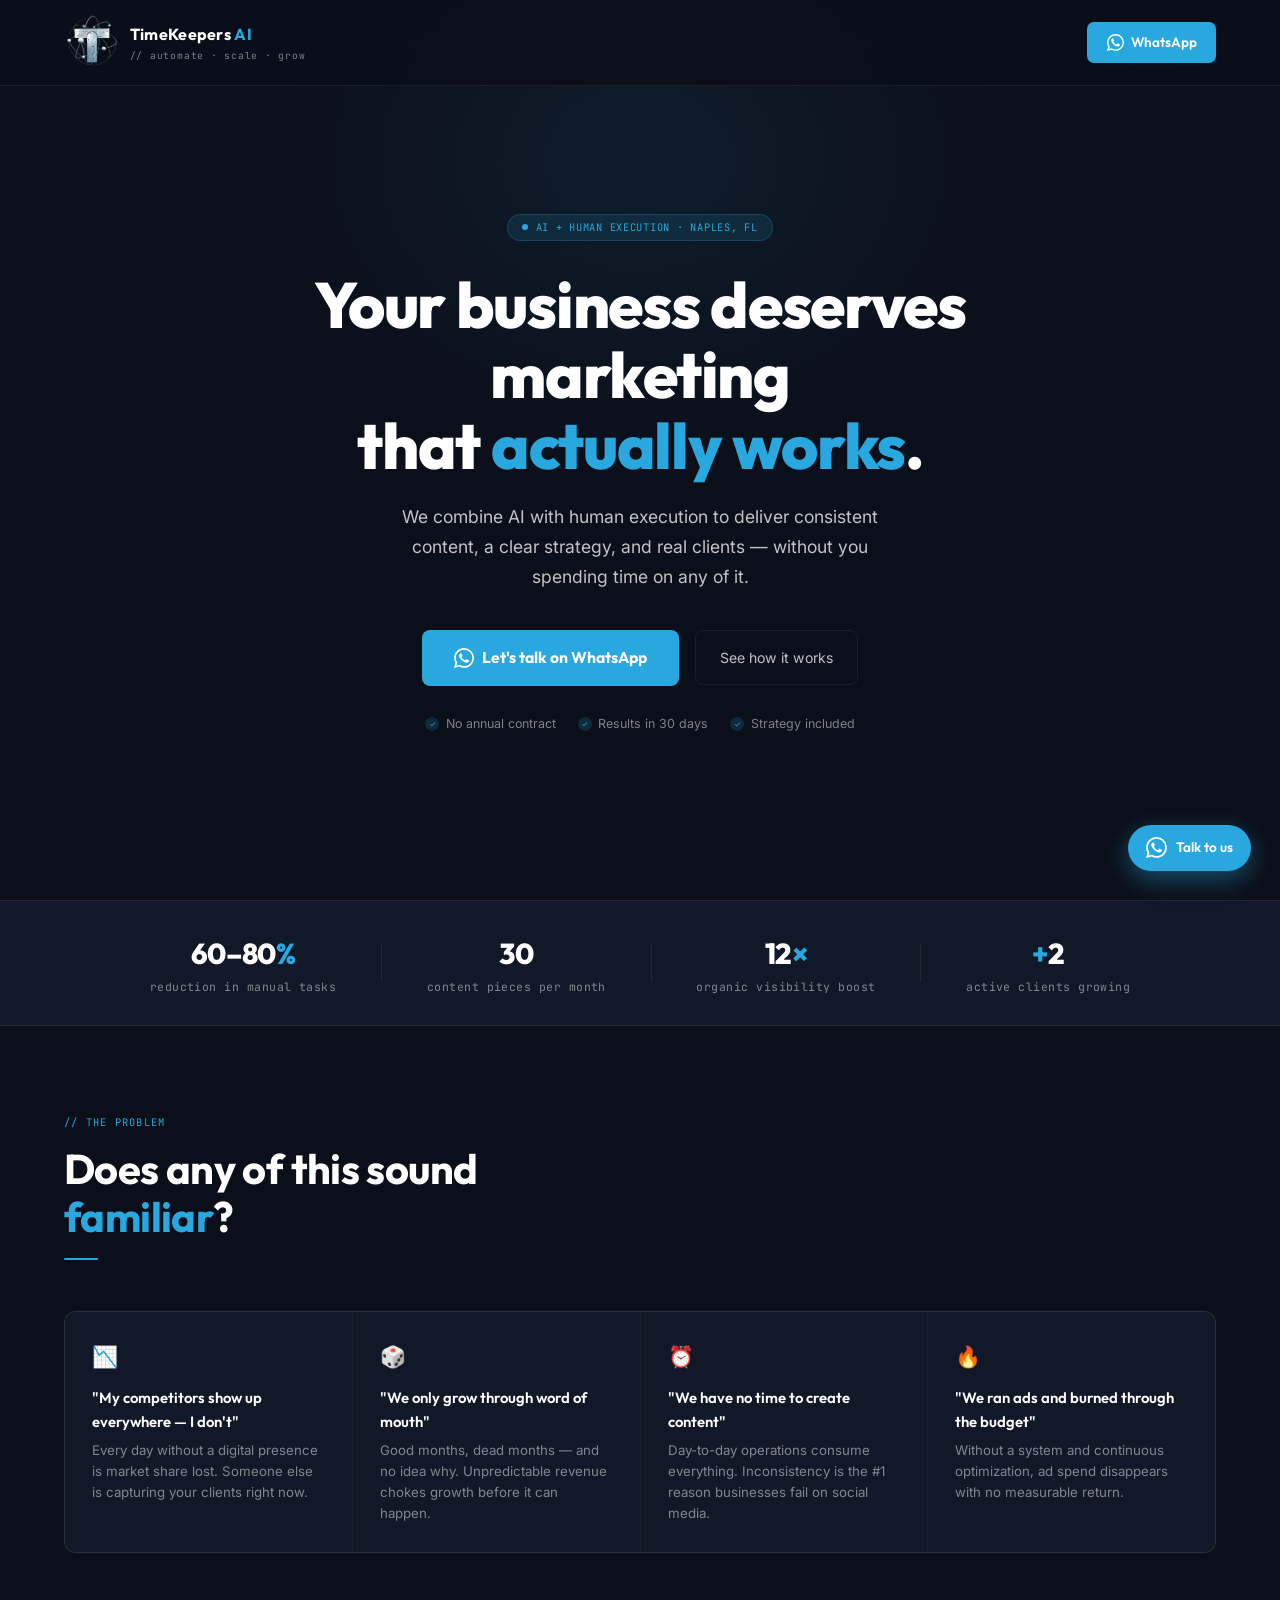
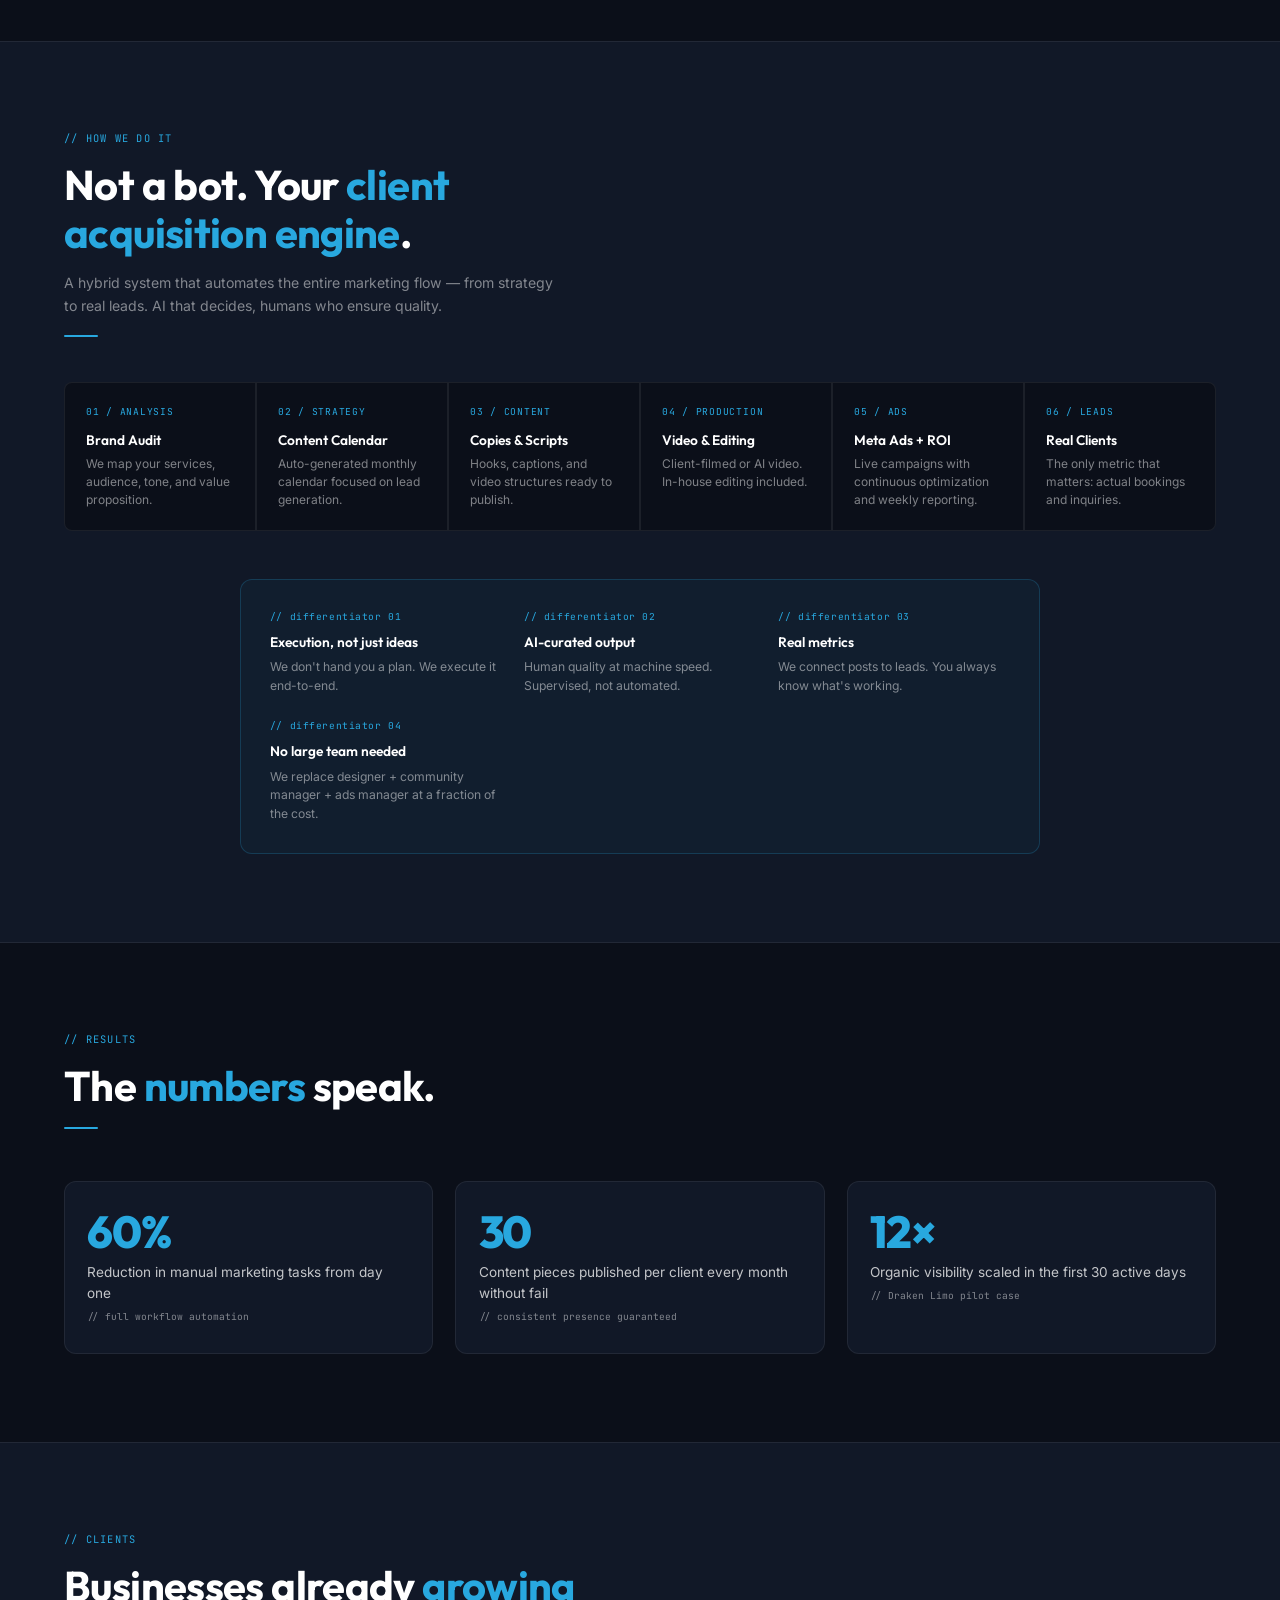
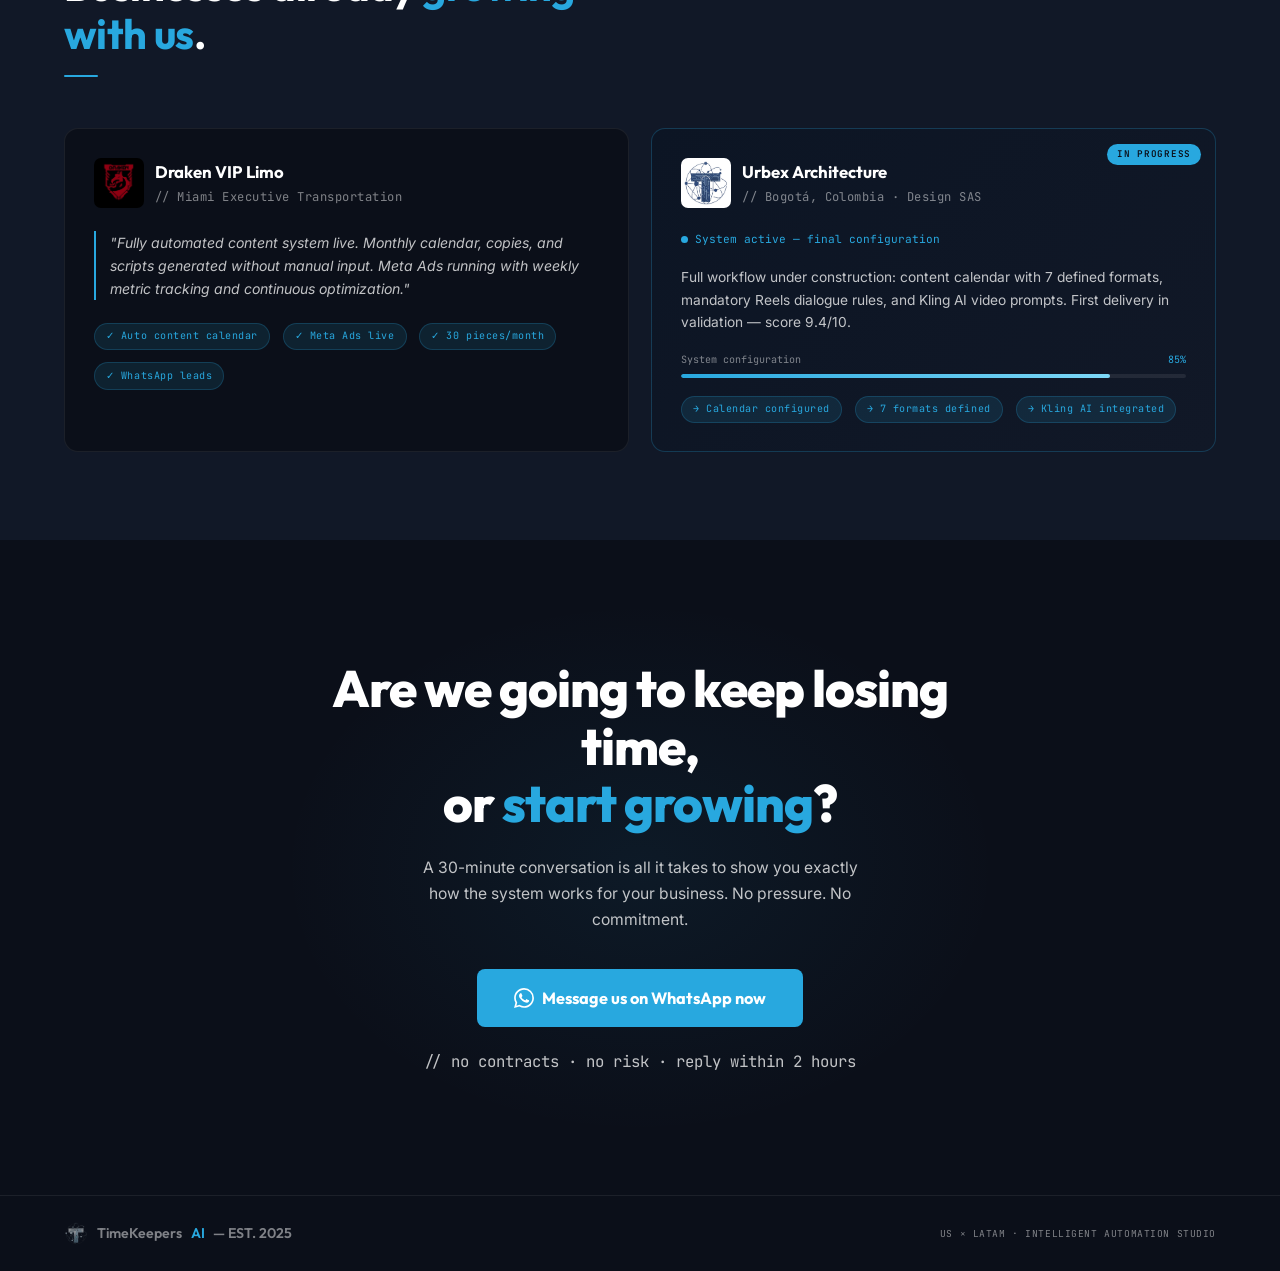
<file: estees/timekeepers-landing-marketing.html>
﻿<!DOCTYPE html>
<html lang="en">
<head>
<meta charset="UTF-8">
<meta name="viewport" content="width=device-width, initial-scale=1.0">
<title>TimeKeepers AI — AI Marketing System</title>
<link rel="preconnect" href="https://fonts.googleapis.com">
<link href="https://fonts.googleapis.com/css2?family=Outfit:wght@300;400;500;600;700;800&family=Inter:wght@400;500;600&family=JetBrains+Mono:wght@400;500&display=swap" rel="stylesheet">
<style>
*,*::before,*::after{margin:0;padding:0;box-sizing:border-box}
:root{
  --dark:#0B0F19;--dark2:#111827;--dark3:#1a2235;
  --cyan:#28A8DF;--cyan-dim:rgba(40,168,223,0.12);
  --white:#FFFFFF;--silver:#C0C0C0;
  --text-muted:rgba(255,255,255,0.48);--text-mid:rgba(255,255,255,0.75);
  --border:rgba(40,168,223,0.22);--border-sub:rgba(255,255,255,0.07);
  --green:#28A8DF;
  --font-d:'Outfit',sans-serif;--font-b:'Inter',sans-serif;--font-m:'JetBrains Mono',monospace;
}
html{scroll-behavior:smooth}
body{background:var(--dark);color:var(--white);font-family:var(--font-b);line-height:1.6;overflow-x:hidden}

/* NAV */
nav{position:fixed;top:0;left:0;right:0;z-index:100;
  display:flex;align-items:center;justify-content:space-between;
  padding:.9rem 5%;background:rgba(11,15,25,.9);backdrop-filter:blur(18px);
  border-bottom:1px solid var(--border-sub)}
.nav-logo{display:flex;align-items:center;gap:.6rem;text-decoration:none}
.nav-logo img{width:56px;height:56px;object-fit:contain;border-radius:0}
.nav-logo-text{font-family:var(--font-d);font-weight:700;font-size:1rem;color:#fff;letter-spacing:.02em}
.nav-logo-text span{color:var(--cyan)}
.nav-tag{font-family:var(--font-m);font-size:.6rem;color:var(--text-muted);letter-spacing:.08em}
@media(max-width:600px){.nav-tag{display:none}}
.btn-wa{display:inline-flex;align-items:center;gap:.45rem;
  background:var(--green);color:#fff;border:none;
  padding:.6rem 1.2rem;border-radius:7px;
  font-family:var(--font-d);font-weight:600;font-size:.85rem;
  cursor:pointer;text-decoration:none;transition:opacity .2s,transform .15s}
.btn-wa:hover{opacity:.88;transform:translateY(-1px)}
.btn-wa svg{width:17px;height:17px;flex-shrink:0}

/* HERO */
.hero{min-height:100vh;display:flex;flex-direction:column;align-items:center;justify-content:center;
  text-align:center;padding:8rem 5% 5rem;position:relative;overflow:hidden}
.hero::before{content:'';position:absolute;top:-180px;left:50%;transform:translateX(-50%);
  width:860px;height:680px;
  background:radial-gradient(ellipse,rgba(40,168,223,.09) 0%,transparent 68%);
  pointer-events:none}
.badge{display:inline-flex;align-items:center;gap:.45rem;
  background:var(--cyan-dim);border:1px solid var(--border);border-radius:999px;
  padding:.28rem .9rem;font-family:var(--font-m);font-size:.65rem;
  color:var(--cyan);letter-spacing:.07em;margin-bottom:1.8rem;
  animation:fadeUp .6s ease both}
.badge-dot{width:6px;height:6px;border-radius:50%;background:var(--cyan);animation:pulse 2s infinite}
@keyframes pulse{0%,100%{opacity:1}50%{opacity:.3}}
.hero h1{font-family:var(--font-d);font-weight:800;
  font-size:clamp(2.1rem,5.2vw,4rem);line-height:1.1;
  letter-spacing:-.02em;max-width:780px;
  animation:fadeUp .6s ease .1s both}
.hero h1 .acc{color:var(--cyan)}
.hero-sub{font-size:clamp(.95rem,1.8vw,1.1rem);color:var(--text-mid);
  max-width:520px;margin-top:1.3rem;line-height:1.7;
  animation:fadeUp .6s ease .2s both}
.hero-btns{display:flex;align-items:center;gap:1rem;margin-top:2.4rem;
  flex-wrap:wrap;justify-content:center;animation:fadeUp .6s ease .3s both}
.btn-wa-lg{display:inline-flex;align-items:center;gap:.55rem;
  background:var(--green);color:#fff;border:none;
  padding:.95rem 2rem;border-radius:8px;
  font-family:var(--font-d);font-weight:700;font-size:.98rem;
  cursor:pointer;text-decoration:none;transition:opacity .2s,transform .15s,box-shadow .2s}
.btn-wa-lg:hover{opacity:.9;transform:translateY(-2px);box-shadow:0 12px 30px rgba(40,168,223,.35)}
.btn-wa-lg svg{width:20px;height:20px;flex-shrink:0}
.btn-ghost{background:transparent;color:var(--text-mid);
  border:1px solid var(--border-sub);padding:.95rem 1.5rem;border-radius:8px;
  font-family:var(--font-b);font-size:.88rem;cursor:pointer;text-decoration:none;
  transition:border-color .2s,color .2s}
.btn-ghost:hover{border-color:var(--cyan);color:#fff}
.hero-trust{display:flex;align-items:center;gap:1.4rem;margin-top:1.8rem;
  flex-wrap:wrap;justify-content:center;animation:fadeUp .6s ease .4s both}
.trust-item{display:flex;align-items:center;gap:.38rem;font-size:.78rem;color:var(--text-muted)}
.trust-ck{width:14px;height:14px;background:rgba(40,168,223,.18);border-radius:50%;
  display:flex;align-items:center;justify-content:center;flex-shrink:0;font-size:8px;color:var(--cyan)}

/* PROOF BAR */
.proof-bar{background:var(--dark2);
  border-top:1px solid var(--border-sub);border-bottom:1px solid var(--border-sub);
  padding:1.8rem 5%;display:flex;align-items:center;justify-content:center;
  gap:2.8rem;flex-wrap:wrap}
.proof-stat{text-align:center}
.proof-num{font-family:var(--font-d);font-weight:800;font-size:1.8rem;
  color:#fff;letter-spacing:-.02em}
.proof-num span{color:var(--cyan)}
.proof-label{font-size:.72rem;color:var(--text-muted);margin-top:.12rem;
  font-family:var(--font-m);letter-spacing:.04em}
.proof-sep{width:1px;height:38px;background:var(--border-sub)}
@media(max-width:600px){.proof-sep{display:none}}

/* SECTION */
.section{padding:5.5rem 5%}
.sec-label{font-family:var(--font-m);font-size:.65rem;color:var(--cyan);
  letter-spacing:.12em;text-transform:uppercase;margin-bottom:.9rem}
.sec-title{font-family:var(--font-d);font-weight:700;
  font-size:clamp(1.7rem,3.8vw,2.6rem);line-height:1.15;letter-spacing:-.015em;max-width:580px}
.sec-title .acc{color:var(--cyan)}
.divider{width:34px;height:2px;background:var(--cyan);margin-top:1.1rem;border-radius:2px}

/* PAIN */
.pain-grid{display:grid;grid-template-columns:repeat(auto-fit,minmax(240px,1fr));
  gap:1px;margin-top:3.2rem;border:1px solid var(--border-sub);
  border-radius:12px;overflow:hidden;background:var(--border-sub)}
.pain-card{background:var(--dark2);padding:1.7rem;transition:background .2s}
.pain-card:hover{background:var(--dark3)}
.pain-icon{font-size:1.3rem;margin-bottom:.8rem;display:block}
.pain-card h3{font-family:var(--font-d);font-weight:600;font-size:.93rem;margin-bottom:.4rem}
.pain-card p{font-size:.83rem;color:var(--text-muted);line-height:1.6}

/* SYSTEM */
.sys-section{padding:5.5rem 5%;background:var(--dark2);
  border-top:1px solid var(--border-sub);border-bottom:1px solid var(--border-sub)}
.steps{display:grid;grid-template-columns:repeat(auto-fit,minmax(150px,1fr));
  gap:0;margin-top:2.8rem}
.step{display:flex;flex-direction:column;padding:1.3rem;
  border:1px solid var(--border-sub);background:var(--dark);transition:border-color .2s,background .2s}
.steps .step:first-child{border-radius:8px 0 0 8px}
.steps .step:last-child{border-radius:0 8px 8px 0}
.step:hover{border-color:var(--border);background:var(--dark3)}
.step-n{font-family:var(--font-m);font-size:.6rem;color:var(--cyan);letter-spacing:.08em;margin-bottom:.6rem}
.step h4{font-family:var(--font-d);font-weight:600;font-size:.86rem;margin-bottom:.3rem}
.step p{font-size:.75rem;color:var(--text-muted);line-height:1.5}
.obj-strip{background:rgba(40,168,223,.04);border:1px solid var(--border);
  border-radius:12px;padding:1.8rem;max-width:800px;margin:3rem auto 0;
  display:grid;grid-template-columns:repeat(auto-fit,minmax(180px,1fr));gap:1.4rem}
.obj h4{font-family:var(--font-d);font-weight:600;font-size:.86rem;margin-bottom:.35rem}
.obj p{font-size:.76rem;color:var(--text-muted);line-height:1.55}
.mono-tag{font-family:var(--font-m);font-size:.6rem;color:var(--cyan);
  letter-spacing:.06em;margin-bottom:.4rem;display:block}

/* METRICS */
.metrics-row{display:grid;grid-template-columns:repeat(auto-fit,minmax(190px,1fr));
  gap:1.4rem;margin-top:3.2rem}
.metric-card{background:var(--dark2);border:1px solid var(--border-sub);
  border-radius:12px;padding:1.8rem 1.4rem;transition:border-color .2s}
.metric-card:hover{border-color:var(--border)}
.metric-num{font-family:var(--font-d);font-weight:800;font-size:2.8rem;
  color:var(--cyan);line-height:1;letter-spacing:-.03em}
.metric-lbl{font-size:.85rem;color:var(--text-mid);margin-top:.45rem;line-height:1.5}
.metric-sub{font-family:var(--font-m);font-size:.6rem;color:var(--text-muted);margin-top:.35rem}

/* TESTIMONIALS */
.testi-section{padding:5.5rem 5%;background:var(--dark2);
  border-top:1px solid var(--border-sub)}
.testi-grid{display:grid;grid-template-columns:repeat(auto-fit,minmax(300px,1fr));
  gap:1.4rem;margin-top:3.2rem}
.testi-card{background:var(--dark);border:1px solid var(--border-sub);
  border-radius:14px;padding:1.8rem;position:relative;overflow:hidden;
  transition:border-color .3s}
.testi-card:hover{border-color:var(--border)}
.testi-card.urbex{border-color:rgba(40,168,223,.25);
  background:linear-gradient(135deg,#0c1524 0%,#111827 100%);
  animation:urbex-glow 4s ease-in-out infinite}
@keyframes urbex-glow{
  0%,100%{border-color:rgba(40,168,223,.2);box-shadow:none}
  50%{border-color:rgba(40,168,223,.55);box-shadow:0 0 28px rgba(40,168,223,.1)}
}
.logo-row{display:flex;align-items:center;gap:.7rem;margin-bottom:1.4rem}
.client-logo{width:50px;height:50px;object-fit:contain;border-radius:7px}
.client-logo.draken{background:#000;padding:4px}
.client-logo.urbex-logo{background:#fff;padding:3px}
.client-name{font-family:var(--font-d);font-weight:700;font-size:1.05rem}
.client-desc{font-size:.76rem;color:var(--text-muted);margin-top:.12rem;
  font-family:var(--font-m);letter-spacing:.04em}
.testi-quote{font-size:.88rem;color:var(--text-mid);line-height:1.65;
  font-style:italic;border-left:2px solid var(--cyan);
  padding-left:.9rem;margin-bottom:1.4rem}
.testi-pills{display:flex;gap:.8rem;flex-wrap:wrap;margin-top:.9rem}
.pill{background:var(--cyan-dim);border:1px solid var(--border);
  border-radius:999px;padding:.28rem .7rem;
  font-family:var(--font-m);font-size:.63rem;color:var(--cyan);letter-spacing:.05em}
.coming-badge{position:absolute;top:.9rem;right:.9rem;
  background:var(--cyan);color:var(--dark);
  font-family:var(--font-m);font-size:.58rem;font-weight:600;letter-spacing:.08em;
  padding:.2rem .6rem;border-radius:999px}
.urbex-status{display:flex;align-items:center;gap:.45rem;
  font-family:var(--font-m);font-size:.7rem;color:var(--cyan);margin-bottom:1.1rem}
.u-dot{width:7px;height:7px;border-radius:50%;background:var(--cyan);animation:pulse 1.4s infinite}
.urbex-body{font-size:.86rem;color:var(--text-mid);line-height:1.65;margin-bottom:1rem}
.prog-wrap{margin-top:1.1rem}
.prog-head{display:flex;justify-content:space-between;
  font-family:var(--font-m);font-size:.63rem;color:var(--text-muted);margin-bottom:.38rem}
.prog-track{height:4px;background:rgba(255,255,255,.08);border-radius:2px;overflow:hidden}
.prog-fill{height:100%;background:linear-gradient(90deg,var(--cyan),#7dd8f7);
  border-radius:2px;animation:fill-anim 3s ease-out both}
@keyframes fill-anim{from{width:0}to{width:var(--w)}}

/* CTA */
.cta-section{padding:7.5rem 5%;text-align:center;position:relative;overflow:hidden}
.cta-section::before{content:'';position:absolute;top:50%;left:50%;
  transform:translate(-50%,-50%);width:780px;height:580px;
  background:radial-gradient(ellipse,rgba(40,168,223,.07) 0%,transparent 65%);
  pointer-events:none}
.cta-section h2{font-family:var(--font-d);font-weight:800;
  font-size:clamp(1.9rem,4.8vw,3.2rem);line-height:1.12;
  letter-spacing:-.02em;max-width:680px;margin:0 auto;position:relative}
.cta-section h2 .acc{color:var(--cyan)}
.cta-section p{margin:1.4rem auto 0;max-width:460px;color:var(--text-mid);
  font-size:.98rem;line-height:1.65;position:relative}
.cta-section .btn-wa-lg{margin-top:2.3rem;font-size:1.02rem;
  padding:.98rem 2.3rem;position:relative}
.cta-note{margin-top:.9rem;font-size:.7rem;color:var(--text-muted);
  font-family:var(--font-m);position:relative}

/* FOOTER */
footer{padding:1.6rem 5%;border-top:1px solid var(--border-sub);
  display:flex;align-items:center;justify-content:space-between;flex-wrap:wrap;gap:.9rem}
.foot-logo{display:flex;align-items:center;gap:.55rem;
  font-family:var(--font-d);font-weight:600;font-size:.88rem;color:var(--text-muted)}
.foot-logo img{width:24px;height:24px;object-fit:contain;opacity:.55;border-radius:4px}
.foot-logo span{color:var(--cyan);opacity:1}
.foot-copy{font-family:var(--font-m);font-size:.6rem;color:var(--text-muted);letter-spacing:.06em}

/* FLOAT WA */
.wa-float{position:fixed;bottom:1.8rem;right:1.8rem;z-index:200;
  display:flex;align-items:center;gap:.55rem;
  background:var(--green);color:#fff;
  padding:.78rem 1.15rem;border-radius:999px;
  font-family:var(--font-d);font-weight:600;font-size:.85rem;text-decoration:none;
  box-shadow:0 8px 26px rgba(40,168,223,.42);
  transition:transform .2s,box-shadow .2s;
  animation:wa-appear .8s ease 1.5s both}
.wa-float:hover{transform:translateY(-3px);box-shadow:0 14px 34px rgba(40,168,223,.52)}
.wa-float svg{width:21px;height:21px;flex-shrink:0}
@keyframes wa-appear{from{opacity:0;transform:translateY(18px)}to{opacity:1;transform:translateY(0)}}
@keyframes fadeUp{from{opacity:0;transform:translateY(20px)}to{opacity:1;transform:translateY(0)}}
.reveal{opacity:0;transform:translateY(26px);transition:opacity .6s ease,transform .6s ease}
.reveal.visible{opacity:1;transform:translateY(0)}
</style>
</head>
<body>

<!-- NAV -->
<nav>
  <a href="#" class="nav-logo">
    <img src="Logo.png" alt="TimeKeepers AI">
    <div>
      <div class="nav-logo-text">TimeKeepers <span>AI</span></div>
      <div class="nav-tag">// automate · scale · grow</div>
    </div>
  </a>
  <a href="https://wa.me/15551234567?text=Hi%2C%20I%20want%20to%20schedule%20a%20call%20with%20TimeKeepers%20AI" target="_blank" class="btn-wa">
    <svg viewBox="0 0 24 24" fill="currentColor"><path d="M17.472 14.382c-.297-.149-1.758-.867-2.03-.967-.273-.099-.471-.148-.67.15-.197.297-.767.966-.94 1.164-.173.199-.347.223-.644.075-.297-.15-1.255-.463-2.39-1.475-.883-.788-1.48-1.761-1.653-2.059-.173-.297-.018-.458.13-.606.134-.133.298-.347.446-.52.149-.174.198-.298.298-.497.099-.198.05-.371-.025-.52-.075-.149-.669-1.612-.916-2.207-.242-.579-.487-.5-.669-.51-.173-.008-.371-.01-.57-.01-.198 0-.52.074-.792.372-.272.297-1.04 1.016-1.04 2.479 0 1.462 1.065 2.875 1.213 3.074.149.198 2.096 3.2 5.077 4.487.709.306 1.262.489 1.694.625.712.227 1.36.195 1.871.118.571-.085 1.758-.719 2.006-1.413.248-.694.248-1.289.173-1.413-.074-.124-.272-.198-.57-.347m-5.421 7.403h-.004a9.87 9.87 0 01-5.031-1.378l-.361-.214-3.741.982.998-3.648-.235-.374a9.86 9.86 0 01-1.51-5.26c.001-5.45 4.436-9.884 9.888-9.884 2.64 0 5.122 1.03 6.988 2.898a9.825 9.825 0 012.893 6.994c-.003 5.45-4.437 9.884-9.885 9.884m8.413-18.297A11.815 11.815 0 0012.05 0C5.495 0 .16 5.335.157 11.892c0 2.096.547 4.142 1.588 5.945L.057 24l6.305-1.654a11.882 11.882 0 005.683 1.448h.005c6.554 0 11.89-5.335 11.893-11.893a11.821 11.821 0 00-3.48-8.413z"/></svg>
    WhatsApp
  </a>
</nav>

<!-- HERO -->
<section class="hero">
  <div class="badge"><span class="badge-dot"></span>AI + HUMAN EXECUTION · NAPLES, FL</div>
  <h1>Your business deserves marketing<br>that <span class="acc">actually works</span>.</h1>
  <p class="hero-sub">We combine AI with human execution to deliver consistent content, a clear strategy, and real clients — without you spending time on any of it.</p>
  <div class="hero-btns">
    <a href="https://wa.me/15551234567?text=Hi%2C%20I%20want%20to%20learn%20how%20TimeKeepers%20AI%20can%20help%20my%20business" target="_blank" class="btn-wa-lg">
      <svg viewBox="0 0 24 24" fill="currentColor"><path d="M17.472 14.382c-.297-.149-1.758-.867-2.03-.967-.273-.099-.471-.148-.67.15-.197.297-.767.966-.94 1.164-.173.199-.347.223-.644.075-.297-.15-1.255-.463-2.39-1.475-.883-.788-1.48-1.761-1.653-2.059-.173-.297-.018-.458.13-.606.134-.133.298-.347.446-.52.149-.174.198-.298.298-.497.099-.198.05-.371-.025-.52-.075-.149-.669-1.612-.916-2.207-.242-.579-.487-.5-.669-.51-.173-.008-.371-.01-.57-.01-.198 0-.52.074-.792.372-.272.297-1.04 1.016-1.04 2.479 0 1.462 1.065 2.875 1.213 3.074.149.198 2.096 3.2 5.077 4.487.709.306 1.262.489 1.694.625.712.227 1.36.195 1.871.118.571-.085 1.758-.719 2.006-1.413.248-.694.248-1.289.173-1.413-.074-.124-.272-.198-.57-.347m-5.421 7.403h-.004a9.87 9.87 0 01-5.031-1.378l-.361-.214-3.741.982.998-3.648-.235-.374a9.86 9.86 0 01-1.51-5.26c.001-5.45 4.436-9.884 9.888-9.884 2.64 0 5.122 1.03 6.988 2.898a9.825 9.825 0 012.893 6.994c-.003 5.45-4.437 9.884-9.885 9.884m8.413-18.297A11.815 11.815 0 0012.05 0C5.495 0 .16 5.335.157 11.892c0 2.096.547 4.142 1.588 5.945L.057 24l6.305-1.654a11.882 11.882 0 005.683 1.448h.005c6.554 0 11.89-5.335 11.893-11.893a11.821 11.821 0 00-3.48-8.413z"/></svg>
      Let's talk on WhatsApp
    </a>
    <a href="#system" class="btn-ghost">See how it works</a>
  </div>
  <div class="hero-trust">
    <div class="trust-item"><div class="trust-ck">✓</div>No annual contract</div>
    <div class="trust-item"><div class="trust-ck">✓</div>Results in 30 days</div>
    <div class="trust-item"><div class="trust-ck">✓</div>Strategy included</div>
  </div>
</section>

<!-- PROOF BAR -->
<div class="proof-bar">
  <div class="proof-stat"><div class="proof-num">60–80<span>%</span></div><div class="proof-label">reduction in manual tasks</div></div>
  <div class="proof-sep"></div>
  <div class="proof-stat"><div class="proof-num">30</div><div class="proof-label">content pieces per month</div></div>
  <div class="proof-sep"></div>
  <div class="proof-stat"><div class="proof-num">12<span>×</span></div><div class="proof-label">organic visibility boost</div></div>
  <div class="proof-sep"></div>
  <div class="proof-stat"><div class="proof-num"><span>+</span>2</div><div class="proof-label">active clients growing</div></div>
</div>

<!-- PAIN -->
<section class="section" id="problem">
  <div class="reveal">
    <div class="sec-label">// the problem</div>
    <h2 class="sec-title">Does any of this sound <span class="acc">familiar</span>?</h2>
    <div class="divider"></div>
  </div>
  <div class="pain-grid reveal" style="transition-delay:.1s">
    <div class="pain-card"><span class="pain-icon">📉</span><h3>"My competitors show up everywhere — I don't"</h3><p>Every day without a digital presence is market share lost. Someone else is capturing your clients right now.</p></div>
    <div class="pain-card"><span class="pain-icon">🎲</span><h3>"We only grow through word of mouth"</h3><p>Good months, dead months — and no idea why. Unpredictable revenue chokes growth before it can happen.</p></div>
    <div class="pain-card"><span class="pain-icon">⏰</span><h3>"We have no time to create content"</h3><p>Day-to-day operations consume everything. Inconsistency is the #1 reason businesses fail on social media.</p></div>
    <div class="pain-card"><span class="pain-icon">🔥</span><h3>"We ran ads and burned through the budget"</h3><p>Without a system and continuous optimization, ad spend disappears with no measurable return.</p></div>
  </div>
</section>

<!-- SYSTEM -->
<section class="sys-section" id="system">
  <div class="reveal">
    <div class="sec-label">// how we do it</div>
    <h2 class="sec-title">Not a bot. Your <span class="acc">client acquisition engine</span>.</h2>
    <p style="color:var(--text-muted);margin-top:.9rem;max-width:490px;font-size:.88rem;line-height:1.65">A hybrid system that automates the entire marketing flow — from strategy to real leads. AI that decides, humans who ensure quality.</p>
    <div class="divider"></div>
  </div>
  <div class="steps reveal" style="transition-delay:.15s">
    <div class="step"><span class="step-n">01 / ANALYSIS</span><h4>Brand Audit</h4><p>We map your services, audience, tone, and value proposition.</p></div>
    <div class="step"><span class="step-n">02 / STRATEGY</span><h4>Content Calendar</h4><p>Auto-generated monthly calendar focused on lead generation.</p></div>
    <div class="step"><span class="step-n">03 / CONTENT</span><h4>Copies &amp; Scripts</h4><p>Hooks, captions, and video structures ready to publish.</p></div>
    <div class="step"><span class="step-n">04 / PRODUCTION</span><h4>Video &amp; Editing</h4><p>Client-filmed or AI video. In-house editing included.</p></div>
    <div class="step"><span class="step-n">05 / ADS</span><h4>Meta Ads + ROI</h4><p>Live campaigns with continuous optimization and weekly reporting.</p></div>
    <div class="step"><span class="step-n">06 / LEADS</span><h4>Real Clients</h4><p>The only metric that matters: actual bookings and inquiries.</p></div>
  </div>
  <div class="obj-strip reveal" style="transition-delay:.25s">
    <div class="obj"><span class="mono-tag">// differentiator 01</span><h4>Execution, not just ideas</h4><p>We don't hand you a plan. We execute it end-to-end.</p></div>
    <div class="obj"><span class="mono-tag">// differentiator 02</span><h4>AI-curated output</h4><p>Human quality at machine speed. Supervised, not automated.</p></div>
    <div class="obj"><span class="mono-tag">// differentiator 03</span><h4>Real metrics</h4><p>We connect posts to leads. You always know what's working.</p></div>
    <div class="obj"><span class="mono-tag">// differentiator 04</span><h4>No large team needed</h4><p>We replace designer + community manager + ads manager at a fraction of the cost.</p></div>
  </div>
</section>

<!-- METRICS -->
<section class="section" id="results">
  <div class="reveal">
    <div class="sec-label">// results</div>
    <h2 class="sec-title">The <span class="acc">numbers</span> speak.</h2>
    <div class="divider"></div>
  </div>
  <div class="metrics-row reveal" style="transition-delay:.1s">
    <div class="metric-card"><div class="metric-num">60%</div><div class="metric-lbl">Reduction in manual marketing tasks from day one</div><div class="metric-sub">// full workflow automation</div></div>
    <div class="metric-card"><div class="metric-num">30</div><div class="metric-lbl">Content pieces published per client every month without fail</div><div class="metric-sub">// consistent presence guaranteed</div></div>
    <div class="metric-card"><div class="metric-num">12×</div><div class="metric-lbl">Organic visibility scaled in the first 30 active days</div><div class="metric-sub">// Draken Limo pilot case</div></div>
  </div>
</section>

<!-- TESTIMONIALS -->
<section class="testi-section" id="clients">
  <div class="reveal">
    <div class="sec-label">// clients</div>
    <h2 class="sec-title">Businesses already <span class="acc">growing with us</span>.</h2>
    <div class="divider"></div>
  </div>
  <div class="testi-grid reveal" style="transition-delay:.1s">

    <!-- DRAKEN -->
    <div class="testi-card">
      <div class="logo-row">
        <img class="client-logo draken" src="[data-uri]" alt="Draken Limo">
        <div>
          <div class="client-name">Draken VIP Limo</div>
          <div class="client-desc">// Miami Executive Transportation</div>
        </div>
      </div>
      <p class="testi-quote">"Fully automated content system live. Monthly calendar, copies, and scripts generated without manual input. Meta Ads running with weekly metric tracking and continuous optimization."</p>
      <div class="testi-pills">
        <span class="pill">✓ Auto content calendar</span>
        <span class="pill">✓ Meta Ads live</span>
        <span class="pill">✓ 30 pieces/month</span>
        <span class="pill">✓ WhatsApp leads</span>
      </div>
    </div>

    <!-- URBEX -->
    <div class="testi-card urbex">
      <span class="coming-badge">IN PROGRESS</span>
      <div class="logo-row">
        <img class="client-logo urbex-logo" src="[data-uri]" alt="Urbex Architecture">
        <div>
          <div class="client-name">Urbex Architecture</div>
          <div class="client-desc">// Bogotá, Colombia · Design SAS</div>
        </div>
      </div>
      <div class="urbex-status"><span class="u-dot"></span>System active — final configuration</div>
      <p class="urbex-body">Full workflow under construction: content calendar with 7 defined formats, mandatory Reels dialogue rules, and Kling AI video prompts. First delivery in validation — score 9.4/10.</p>
      <div class="prog-wrap">
        <div class="prog-head"><span>System configuration</span><span style="color:var(--cyan)">85%</span></div>
        <div class="prog-track"><div class="prog-fill" style="--w:85%"></div></div>
      </div>
      <div class="testi-pills" style="margin-top:1.1rem">
        <span class="pill">→ Calendar configured</span>
        <span class="pill">→ 7 formats defined</span>
        <span class="pill">→ Kling AI integrated</span>
      </div>
    </div>

  </div>
</section>

<!-- CTA FINAL -->
<section class="cta-section" id="cta">
  <h2>Are we going to keep losing time,<br>or <span class="acc">start growing</span>?</h2>
  <p>A 30-minute conversation is all it takes to show you exactly how the system works for your business. No pressure. No commitment.</p>
  <a href="https://wa.me/15551234567?text=Hi%2C%20I%20saw%20the%20TimeKeepers%20AI%20page%20and%20want%20to%20explore%20how%20you%20can%20help%20me" target="_blank" class="btn-wa-lg">
    <svg viewBox="0 0 24 24" fill="currentColor"><path d="M17.472 14.382c-.297-.149-1.758-.867-2.03-.967-.273-.099-.471-.148-.67.15-.197.297-.767.966-.94 1.164-.173.199-.347.223-.644.075-.297-.15-1.255-.463-2.39-1.475-.883-.788-1.48-1.761-1.653-2.059-.173-.297-.018-.458.13-.606.134-.133.298-.347.446-.52.149-.174.198-.298.298-.497.099-.198.05-.371-.025-.52-.075-.149-.669-1.612-.916-2.207-.242-.579-.487-.5-.669-.51-.173-.008-.371-.01-.57-.01-.198 0-.52.074-.792.372-.272.297-1.04 1.016-1.04 2.479 0 1.462 1.065 2.875 1.213 3.074.149.198 2.096 3.2 5.077 4.487.709.306 1.262.489 1.694.625.712.227 1.36.195 1.871.118.571-.085 1.758-.719 2.006-1.413.248-.694.248-1.289.173-1.413-.074-.124-.272-.198-.57-.347m-5.421 7.403h-.004a9.87 9.87 0 01-5.031-1.378l-.361-.214-3.741.982.998-3.648-.235-.374a9.86 9.86 0 01-1.51-5.26c.001-5.45 4.436-9.884 9.888-9.884 2.64 0 5.122 1.03 6.988 2.898a9.825 9.825 0 012.893 6.994c-.003 5.45-4.437 9.884-9.885 9.884m8.413-18.297A11.815 11.815 0 0012.05 0C5.495 0 .16 5.335.157 11.892c0 2.096.547 4.142 1.588 5.945L.057 24l6.305-1.654a11.882 11.882 0 005.683 1.448h.005c6.554 0 11.89-5.335 11.893-11.893a11.821 11.821 0 00-3.48-8.413z"/></svg>
    Message us on WhatsApp now
  </a>
  <p class="cta-note">// no contracts · no risk · reply within 2 hours</p>
</section>

<!-- FOOTER -->
<footer>
  <div class="foot-logo">
    <img src="Logo.png" alt="TK">
    TimeKeepers <span>AI</span> — EST. 2025
  </div>
  <div class="foot-copy">US × LATAM · INTELLIGENT AUTOMATION STUDIO</div>
</footer>

<!-- FLOAT WA -->
<a href="https://wa.me/15551234567?text=Hi%2C%20I%20want%20to%20learn%20more%20about%20TimeKeepers%20AI" target="_blank" class="wa-float">
  <svg viewBox="0 0 24 24" fill="currentColor"><path d="M17.472 14.382c-.297-.149-1.758-.867-2.03-.967-.273-.099-.471-.148-.67.15-.197.297-.767.966-.94 1.164-.173.199-.347.223-.644.075-.297-.15-1.255-.463-2.39-1.475-.883-.788-1.48-1.761-1.653-2.059-.173-.297-.018-.458.13-.606.134-.133.298-.347.446-.52.149-.174.198-.298.298-.497.099-.198.05-.371-.025-.52-.075-.149-.669-1.612-.916-2.207-.242-.579-.487-.5-.669-.51-.173-.008-.371-.01-.57-.01-.198 0-.52.074-.792.372-.272.297-1.04 1.016-1.04 2.479 0 1.462 1.065 2.875 1.213 3.074.149.198 2.096 3.2 5.077 4.487.709.306 1.262.489 1.694.625.712.227 1.36.195 1.871.118.571-.085 1.758-.719 2.006-1.413.248-.694.248-1.289.173-1.413-.074-.124-.272-.198-.57-.347m-5.421 7.403h-.004a9.87 9.87 0 01-5.031-1.378l-.361-.214-3.741.982.998-3.648-.235-.374a9.86 9.86 0 01-1.51-5.26c.001-5.45 4.436-9.884 9.888-9.884 2.64 0 5.122 1.03 6.988 2.898a9.825 9.825 0 012.893 6.994c-.003 5.45-4.437 9.884-9.885 9.884m8.413-18.297A11.815 11.815 0 0012.05 0C5.495 0 .16 5.335.157 11.892c0 2.096.547 4.142 1.588 5.945L.057 24l6.305-1.654a11.882 11.882 0 005.683 1.448h.005c6.554 0 11.89-5.335 11.893-11.893a11.821 11.821 0 00-3.48-8.413z"/></svg>
  Talk to us
</a>

<script>
const reveals = document.querySelectorAll('.reveal');
const obs = new IntersectionObserver(entries => {
  entries.forEach(e => { if(e.isIntersecting){ e.target.classList.add('visible'); obs.unobserve(e.target); } });
}, { threshold: 0.1 });
reveals.forEach(r => obs.observe(r));
</script>
</body>
</html>
</file>
